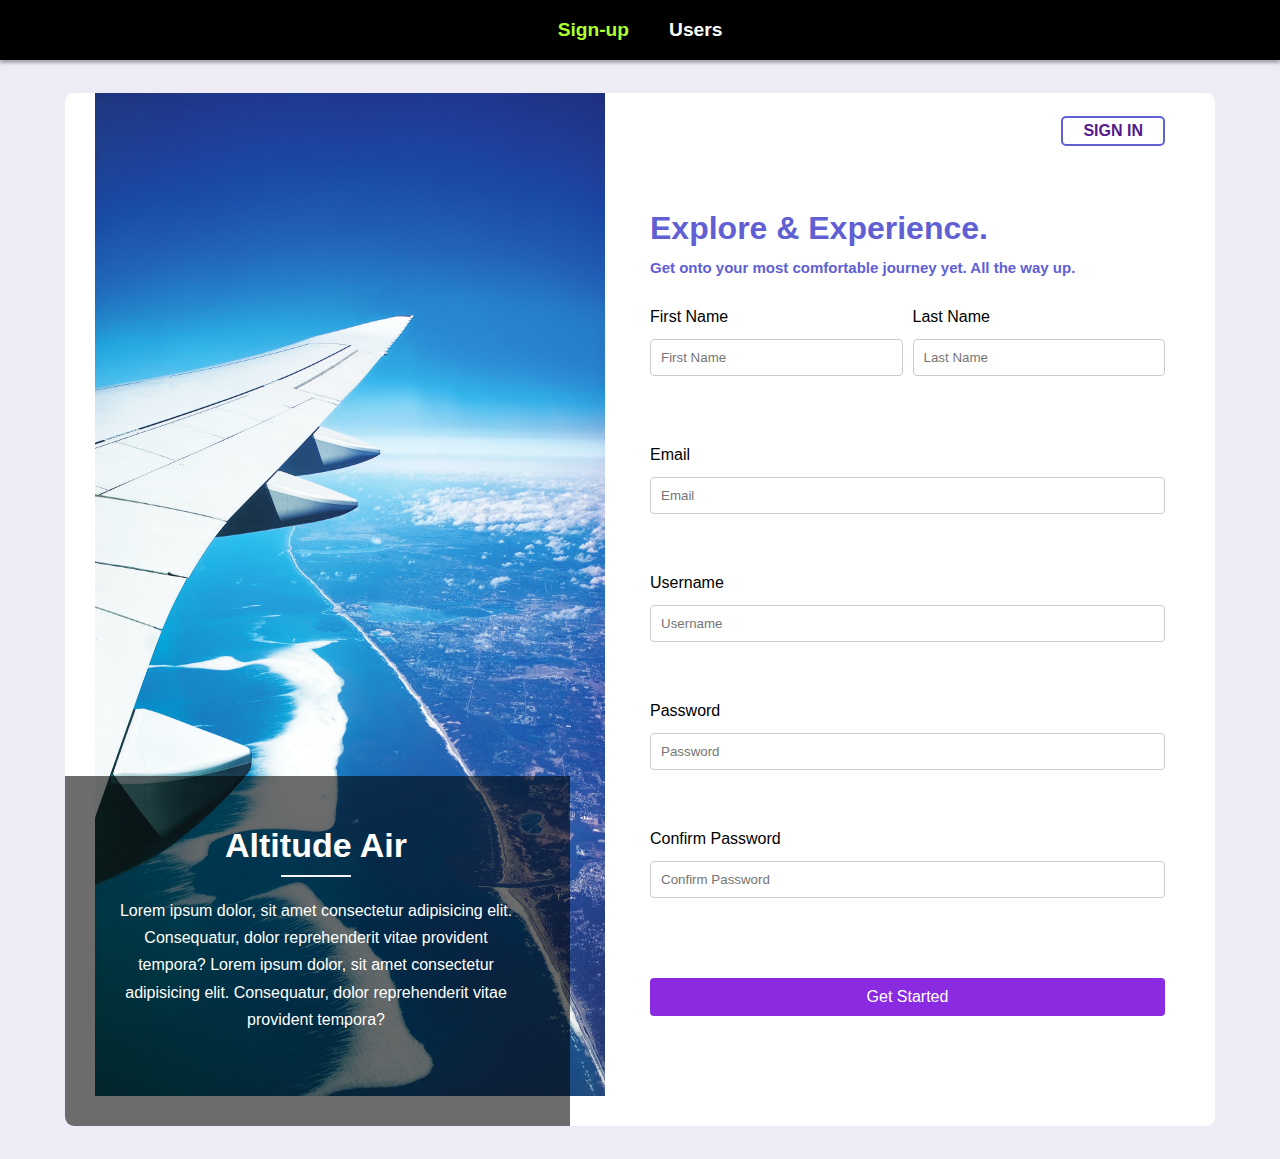
<file: index.html>
<!DOCTYPE html>
<html lang="en">
<head>
    <meta charset="UTF-8">
    <meta name="viewport" content="width=device-width, initial-scale=1.0">
    <link rel="stylesheet" href="style.css">
    <title>Broomees - airline</title>
</head>

<body>

    <nav class="nav">
        <ul class="ul">
            <a href="#" class="active">
                <li>
                    Sign-up
                </li>
            </a>
            <a href="./user.html">
                <li>Users</li>
            </a>
        </ul>
    </nav>

    <main>
        <div class="mainDiv">
            <div class="leftSection">
                <img src="plane.jpg" alt="LeftImage-airline" height="750px">
                <div class="leftContent">
                    <h2 class="h1Text">Altitude Air</h2>
                    <hr>
                    <p style="color: white;">Lorem ipsum dolor, sit amet consectetur adipisicing elit. Consequatur, dolor reprehenderit vitae
                        provident tempora? Lorem ipsum dolor, sit amet consectetur adipisicing elit. Consequatur, dolor reprehenderit vitae
                        provident tempora?
                    </p>
                </div>
            </div>
            <div class="rightSection">
                <a href="" class="goToSignInBtn">Sign In</a>
                <div class="rightContent">
                    <h1 style="margin-bottom:12px">Explore & Experience.</h1>
                    <p>Get onto your most comfortable journey yet. All the way up.</p>
                </div>
                <div class="formDiv">
                    <form class="customForm" id="SignUpFormData">
                        <div class="name">
                            <div class="nameFields">
                                <div class="firstName">
                                    <label for="firstName">First Name</label>
                                    <input type="text" id="firstName" placeholder="First Name">
                                    <div class="error" id="errorFirstName"></div>
                                    
                                </div>
                                <div class="lastName">
                                    <label for="lastName">Last Name</label>
                                    <input type="text" id="lastName" placeholder="Last Name">
                                    <div class="error" id="errorlastName"></div>
                                </div>
                            </div>
                        </div>
                        <div class="email">
                            <label for="email">Email</label>
                            <input type="email" id="inputEmail" placeholder="Email">
                            <div class="error" id="errorinputEmail"></div>

                        </div>
                        <div class="username">
                            <label for="username">Username</label>
                            <input type="text" id="username" placeholder="Username">
                            <div class="error" id="errorusername"></div>

                        </div>
                        <div class="password">
                            <label for="inputPassword">Password</label>
                            <input type="password" id="inputPassword" placeholder="Password">
                            <div class="error" id="errorinputPassword"></div>

                        </div>
                        <div class="confirmPassword">
                            <label for="cPassword">Confirm Password</label>
                            <input type="password" id="cPassword" placeholder="Confirm Password">
                            <div class="error" id="errorcPassword"></div>

                        </div>
                        <button type="button" id="getStartedButton" class="getStartedButton" title="signUp">Get
                            Started</button>
                        <div class="error" id="error">
                        </div>
                    </form>
                </div>
            </div>
        </div>
    </main>

    <script  defer src="script.js"></script>
</body>

</html>
</file>
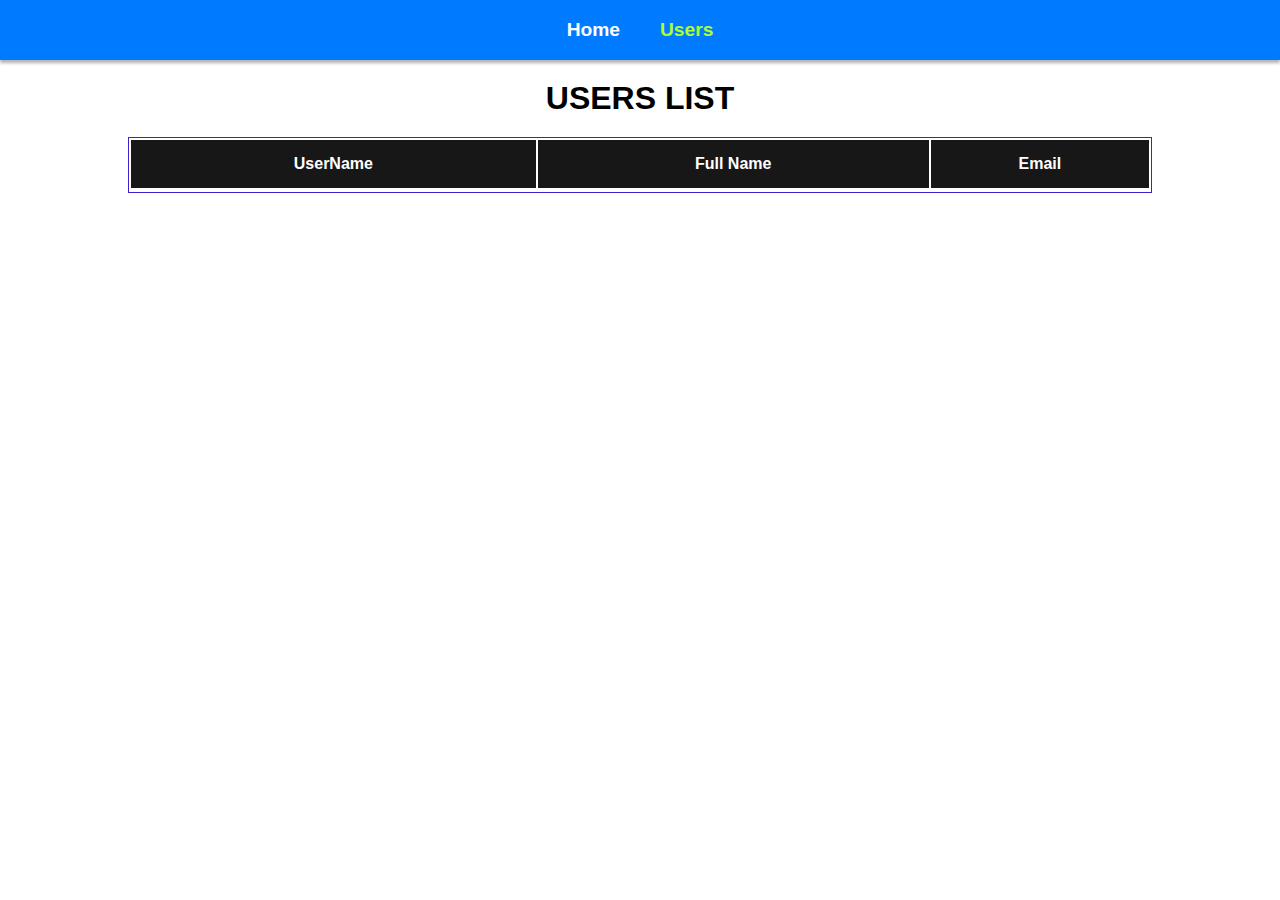
<file: user.html>
<!DOCTYPE html>
<html lang="en">

<head>
    <meta charset="UTF-8">
    <meta name="viewport" content="width=device-width, initial-scale=1.0">
    <link rel="stylesheet" href="style1.css">

    <title>Users</title>
</head>

<body>
    <nav class="nav">
        <ul class="ul">
            <a href="./index.html">
                <li>
                    Home
                </li>
            </a>
            <a href="#" class="active">
                <li>Users</li>
            </a>
        </ul>
    </nav>
    <h1 class="title" id="title">Users List</h1>
    <table class="table" id="table">
        <thead class="thead-dark">
            <tr>
                <th scope="col">UserName</th>
                <th scope="col">Full Name</th>
                <th scope="col">Email</th>
            </tr>
        </thead>

        <tbody class="table-data" id="table-data">
            <tr>
            </tr>
        </tbody>
    </table>
    <h1 class="loading" id="loading">
    </h1>
    <script  defer src="script.js"></script>
</body>

</html>
</file>
<file: style.css>
* {
	margin: 0;
	padding: 0;
	box-sizing: border-box;

}

::-webkit-scrollbar {
	width: 0;
}

body {
	font-family: "Arial", sans-serif;
	display: flex;
	flex-direction: column;
	align-items: center;
	justify-content: center;
	margin: 0;
	padding: 0;
    background-color: #EDEBF6;
}

nav {
	width: 100%;
	display: flex;
	align-items: center;
	justify-content: center;
	min-height: 60px;
    background-color: black;

	box-shadow: 0 3px 3px hsl(0deg 0% 0% / 0.3);
}

ul {
	display: flex;
	align-items: center;
	justify-content: center;
	padding: 10px;
	list-style: none;
	font-size: 1.2rem;
}
.active {
	color: greenyellow;
}
ul a {
	color: white;
	font-weight: bold;
	text-decoration: none;
}

ul li {
	margin: 0 20px;
	cursor: pointer;
}

main {
	max-width: 90vw;
	margin: 2rem auto;
}

.mainDiv {
	padding: 0px 30px 30px 30px ;
	border: 1px solid #EDEBF6 ;
    background-color: white;

	border-radius: 10px;
	display: flex;
	width: 100%;
	overflow: hidden;
}

.leftSection {
	position: relative;
	flex: 1;
}

.leftSection img {
	width: 99%;
	height: 100%;
}

.leftContent {
	position: absolute;
	left: -6.4%;
	bottom: -30px;
	height: 350px;
	right: 40px;
	text-align: center;
	color: #fff;
	background-color: rgba(0, 0, 0, 0.577);
	padding: 20px;
	border-radius: 0 0 0 8px;
    opacity: 1.5;
}

.leftContent hr {
	height: 2px;
	border: none;
	width: 15%;
	background-color: #f5f5f5;
	margin: 10px auto;
}
.h1Text {
    font-size: 34px;
    font-weight: 900;

}
.leftContent h2 {
	padding-top: 30px;
}
.leftContent p {
	padding: 10px 30px;
	line-height: 1.7rem;
	color: #4F4C5F;
}
.rightSection {
	flex: 1;
	padding: 0px 20px 20px 40px;
	display: flex;
	flex-direction: column;
}

.goToSignInBtn {
	align-self: flex-end;
	max-width: 150px;
	text-align: center;
	text-decoration: none;
	text-transform: uppercase;
	background: transparent;
	border: 2px solid #6060D4;
	border-radius: 5px;
	padding: 4px 20px;
    font-weight: bold;
	cursor: pointer;
    margin-top: 23px;
}
.goToSignInBtn:hover {
	background: rgb(230, 215, 246);
}

.rightContent {
	color: #6060D4;
	margin: 4rem 0 2rem 0;
}

.rightContent p {
	font-size: 15px;
	font-weight: bold;
}


.formDiv {
	width: 100%;
}

.customForm div {
	margin-bottom: 15px;
}

.customForm input,
.customForm textarea {
	width: 100%;
	padding: 10px;
	margin-top: 5px;
	border: 1px solid #ccc;
	border-radius: 4px;
}

.customForm input:focus,
.customForm textarea:focus {
	border: 1px solid #007bff;
	outline: none;
}

.customForm label {
	display: block;
	margin-bottom: 8px;
}

.nameFields {
	display: flex;
	gap: 10px;
}

.nameFields .firstName,
.nameFields .lastName {
	flex: 1;
	margin-bottom: -5px;
}

.getStartedButton {
	width: 100%;
	padding: 10px;
	margin-top: 20px;
	background-color: blueviolet;
	color: #fff;
	border: none;
	text-align: center;
	border-radius: 4px;
	font-size: 16px;
	cursor: pointer;
}
.getStartedButton:hover {
	background-color: rgb(109, 23, 189);
}
.error {
	min-height: 25px;
	color: red;
	font-size: 20px;
	margin-top: 20px;
	font-weight: bold;
	text-align: center;
}
.success {
	color: green;
	font-size: 20px;
	margin-top: 20px;
	font-weight: bold;
	text-align: center;
}

@media (max-width: 1130px) {
	.mainDiv {
		flex-direction: column;
		gap: 8rem;
	}
	.leftContent {
		overflow-y: hidden;
	}
	.leftContent h2 {
		padding-top: 0;
	}
}

@media only screen and (max-width: 600px) {
    .leftSection {
        display: none; 
    }
}
</file>
<file: style1.css>
.h1Text {
	font-weight: bold;
	font-size: 2rem;
}
#addUser {
	margin-top: 50px;
	text-decoration: none;
	text-transform: uppercase;
	width: 15%;
	padding: 10px;
	background-color: blueviolet;
	color: #fff;
	border: none;
	text-align: center;
	border-radius: 4px;
	font-size: 16px;
	cursor: pointer;
}
#addUser:hover {
	background-color: rgb(104, 27, 176);
}
.title {
	margin-top: 20px;
	text-transform: uppercase;
	align-items: start;
}
.table {
	width: 80%;
	margin: 0 auto;
	margin-top: 20px;
	text-align: center;
	border: 1px solid rgb(58, 35, 206);
	margin-bottom: 30px;
}

.thead-dark {
	height: 3rem;
	background-color: #181717;
	color: white;
}

.table-data td {
	padding: 12px;
	border-bottom: 1px solid #dddd;
}

.table-data tr:nth-child(even) {
    background-color: grey;
}

.table-data tr:nth-child(odd) {
    background-color: orange
    ;
}

.loading {
	color: rgb(189, 24, 153);
}

* {
	margin: 0;
	padding: 0;
	box-sizing: border-box;
}

::-webkit-scrollbar {
	width: 0;
}

body {
	font-family: "Arial", sans-serif;
	display: flex;
	flex-direction: column;
	align-items: center;
	justify-content: center;
	margin: 0;
	padding: 0;
}

/* Navigation styles */
nav {
	width: 100%;
	display: flex;
	align-items: center;
	justify-content: center;
	background-color: #007bff;
	min-height: 60px;
	box-shadow: 0 3px 3px hsl(0deg 0% 0% / 0.3);
}

ul {
	display: flex;
	align-items: center;
	justify-content: center;
	padding: 10px;
	list-style: none;
	font-size: 1.2rem;
}
.active {
	color: greenyellow;
}
ul a {
	color: white;
	font-weight: bold;
	text-decoration: none;
}

ul li {
	margin: 0 20px;
	cursor: pointer;
}

main {
	max-width: 90vw;
	margin: 2rem auto;
}

.mainDiv {
	padding: 30px;
	border: 2px solid #085db8;
	background-color: #f8f4f4;
	border-radius: 10px;
	display: flex;
	width: 100%;
	overflow: hidden;
}

.leftSection {
	position: relative;
	flex: 1;
}

.leftSection img {
	width: 99%;
	height: 750px;
}

.leftContent {
	position: absolute;
	left: -6.4%;
	bottom: -30px;
	height: 350px;
	right: 40px;
	text-align: center;
	color: #fff;
	background-color: rgba(0, 0, 0, 0.577);
	padding: 20px;
	border-radius: 0 0 0 8px;
}

.leftContent hr {
	height: 4px;
	border: none;
	width: 15%;
	background-color: #f5f5f5;
	margin: 10px auto;
}
.leftContent h2 {
	padding-top: 30px;
}
.leftContent p {
	padding: 10px 30px;
	line-height: 1.7rem;
	color: rgb(167, 160, 160);
}
.rightSection {
	flex: 1;
	padding: 0px 20px 20px 20px;
	display: flex;
	flex-direction: column;
}

.goToSignInBtn {
	align-self: flex-end;
	max-width: 150px;
	text-align: center;
	text-decoration: none;
	text-transform: uppercase;
	color: #041c36;
	background: transparent;
	border: 2px solid blueviolet;
	border-radius: 6px;
	padding: 7px 20px;
	cursor: pointer;
}
.goToSignInBtn:hover {
	background: rgb(230, 215, 246);
}

.rightContent {
	color: blueviolet;
	margin: 4rem 0 2rem 0;
}

.rightContent p {
	font-size: 15px;
	font-weight: bold;
}


.formDiv {
	width: 100%;
}

.customForm div {
	margin-bottom: 15px;
}

.customForm input,
.customForm textarea {
	width: 100%;
	padding: 10px;
	margin-top: 5px;
	border: 1px solid #ccc;
	border-radius: 4px;
}

.customForm input:focus,
.customForm textarea:focus {
	border: 1px solid #007bff;
	outline: none;
}

.customForm label {
	display: block;
	margin-bottom: 8px;
}

.nameFields {
	display: flex;
	gap: 10px;
}

.nameFields .firstName,
.nameFields .lastName {
	flex: 1;
	margin-bottom: -5px;
}

/* Button styles */
.getStartedButton {
	width: 100%;
	padding: 10px;
	margin-top: 20px;
	background-color: blueviolet;
	color: #fff;
	border: none;
	text-align: center;
	border-radius: 4px;
	font-size: 16px;
	cursor: pointer;
}
.getStartedButton:hover {
	background-color: rgb(109, 23, 189);
}
.error {
	min-height: 25px;
	color: red;
	font-size: 20px;
	margin-top: 20px;
	font-weight: bold;
	text-align: center;
}
.success {
	color: green;
	font-size: 20px;
	margin-top: 20px;
	font-weight: bold;
	text-align: center;
}

@media (max-width: 1130px) {
	.mainDiv {
		flex-direction: column;
		gap: 8rem;
	}
	.leftContent {
		overflow-y: hidden;
	}
	.leftContent h2 {
		padding-top: 0;
	}
}
</file>
